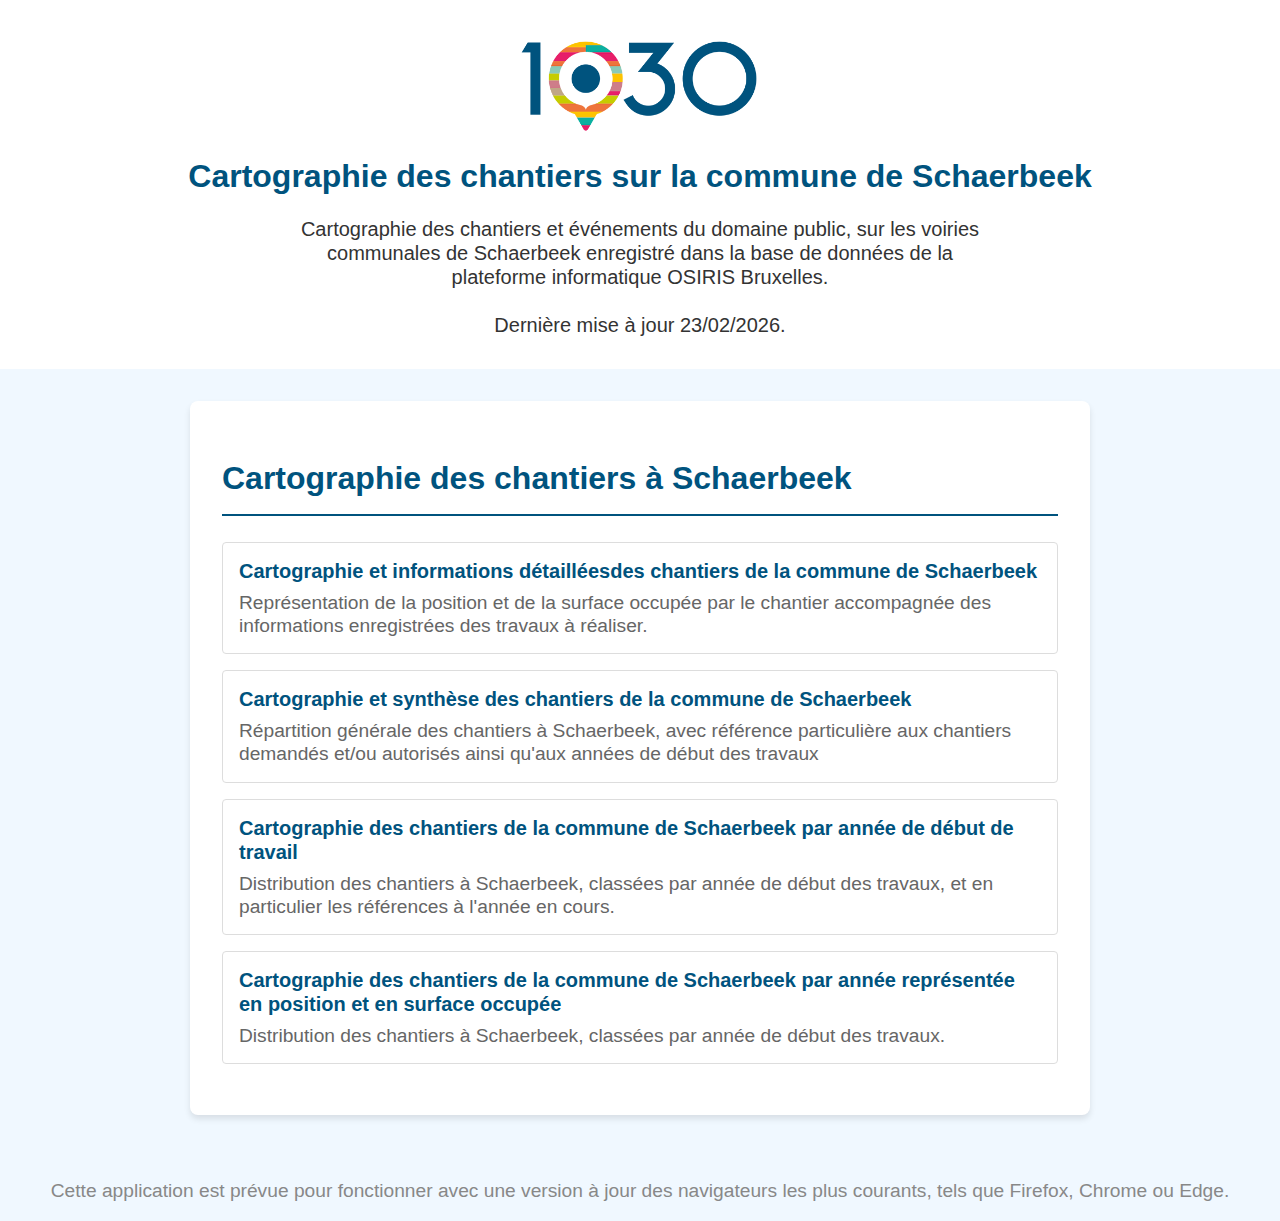
<file: index.html>
<!DOCTYPE html>
<html>
<meta http-equiv="content-type" content="text/html;charset=utf-8" />

<head>
	<title>OSIRIS Schaerbeek</title>
	<link rel="shortcut icon" href="css/images/logo1030GeoData.ico" type="image/x-icon">
	<meta charset="utf-8" />
	<link rel="stylesheet" href="css/style.css">
</head>

<body class="root">
	<header class="page-header">
		<div class="logo-container">
			<img src="css/images/schaerbeek1030_logo.png" alt="Logotipo de Schaerbeek">
		</div>

		<h1>Cartographie des chantiers sur la commune de Schaerbeek</h1>
		<p class="introduction">
			Cartographie des chantiers et événements du domaine public,
			sur les voiries communales de Schaerbeek enregistré dans la
			base de données de la plateforme informatique OSIRIS Bruxelles.
			<br><br>
			Dernière mise à jour 23/02/2026.
		</p>
	</header>

	<main class="main-content">
		<section class="link-section">
			<h2>Cartographie des chantiers à Schaerbeek</h2>
			<p>
			</p>
			<ul class="link-list">
				<li>
					<a href="Chantiers1030/Carte_ChantiersSchaerbeek_Only1030_20.html">
						<span class="link-title">Cartographie et informations détailléesdes chantiers de la commune de
							Schaerbeek</span>
						<span class="link-description">
							Représentation de la position et de la surface occupée par le chantier
							accompagnée des informations enregistrées des travaux à réaliser.
						</span>
					</a>
				</li>
				<li>
					<a href="Chantiers1030/Carte_ChantiersSchaerbeek_ALL_12.html">
						<span class="link-title">Cartographie et synthèse des chantiers de la commune de
							Schaerbeek</span>
						<span class="link-description">
							Répartition générale des chantiers à Schaerbeek, avec référence particulière
							aux chantiers demandés et/ou autorisés ainsi qu'aux années de début des travaux
						</span>
					</a>
				</li>
				<li>
					<a href="Chantiers1030/Carte_ChantiersSchaerbeek_Only1030_10.html">
						<span class="link-title">Cartographie des chantiers de la commune de
							Schaerbeek par année de début de travail</span>
						<span class="link-description">
							Distribution des chantiers à Schaerbeek, classées par année de début des travaux,
							et en particulier les références à l'année en cours.
						</span>
					</a>
				</li>
				<li>
					<a href="Chantiers1030/Carte_ChantiersSchaerbeek_Only1030_10B.html">
						<span class="link-title">Cartographie des chantiers de la commune de
							Schaerbeek par année représentée en position et en surface occupée</span>
						<span class="link-description">
							Distribution des chantiers à Schaerbeek, classées par année de début des travaux.
						</span>
					</a>
				</li>
			</ul>
		</section>
	</main>

	<footer class="page-footer">
		<p class="disclaimer">
			Cette application est prévue pour fonctionner avec une version à jour
			des navigateurs les plus courants, tels que Firefox, Chrome ou Edge.
		</p>
	</footer>
</body>


</html>
</file>
<file: css/style.css>
:root {
  /* Variables para un mantenimiento más fácil */
  --primary-color: #00537e;
  --secondary-color: #f0f8ff;
  /* Un azul claro para el fondo */
  --text-color: #333;
}

body {
  font-family: "Calibri", sans-serif;
  font-size: 1.2rem;
  line-height: 1.2;
  margin: 0;
  padding: 0;
  color: var(--text-color);
  background-color: var(--secondary-color);
}

.logo-container img {
  width: 250px;
  /* O el tamaño que prefieras, por ejemplo, 100px o 200px */
  height: auto;
  /* Mantiene la proporción original de la imagen */
  display: block;
  /* Para centrarlo correctamente */
  margin: 0 auto 1rem auto;
  /* Centra la imagen y añade un margen inferior */
}

.page-header {
  text-align: center;
  padding: 2rem;
  background-color: #fff;
}

.page-header h1 {
  font-size: 2rem;
  color: var(--primary-color);
}

.introduction {
  font-size: 1.25rem;
  font-weight: demi bold;
  max-width: 700px;
  margin: 0 auto;
  text-align: center;
}

.main-content {
  max-width: 900px;
  margin: 2rem auto;
  padding: 0 1rem;
}

.link-section {
  background-color: #fff;
  border-radius: 8px;
  box-shadow: 0 4px 6px rgba(0, 0, 0, 0.1);
  padding: 2rem;
  margin-bottom: 2rem;
}

.link-section h2 {
  font-size: 2.0rem;
  color: var(--primary-color);
  border-bottom: 2px solid var(--primary-color);
  padding-bottom: 1rem;
}

.link-section h3 {
  font-size: 1.5rem;
  color: var(--primary-color);
  border-bottom: 2px solid var(--primary-color);
  padding-bottom: 1rem;
}

.link-list {
  list-style-type: none;
  padding: 0;
}

.link-list li {
  margin-bottom: 1rem;
}

.link-list a {
  display: block;
  /* Para que el área del enlace sea mayor */
  padding: 1rem;
  text-decoration: none;
  color: var(--text-color);
  border: 1px solid #ddd;
  border-radius: 4px;
  transition: transform 0.2s ease, box-shadow 0.2s ease;
}

.link-list a:hover {
  transform: translateY(-2px);
  box-shadow: 0 6px 8px rgba(0, 0, 0, 0.15);
}

.link-title {
  display: block;
  font-size: 1.25rem;
  font-weight: bold;
  color: var(--primary-color);
}

.link-description {
  display: block;
  font-size: 1.2rem;
  color: #666;
  margin-top: 0.5rem;
}

.page-footer {
  text-align: center;
  margin-top: 4rem;
  color: #888;
}
</file>
